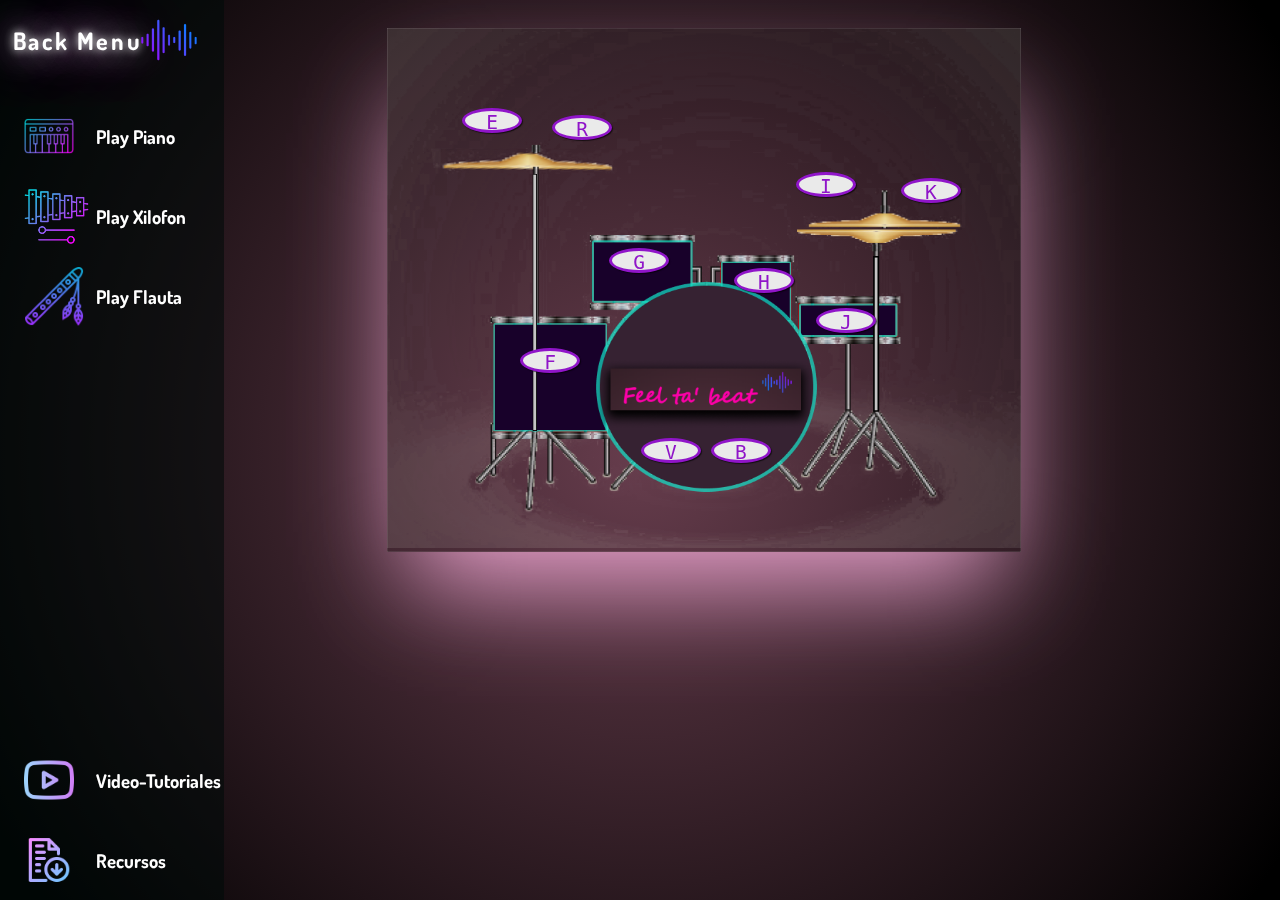
<file: drums.html>
<!DOCTYPE html>
<html lang="en">
<head>
    <meta charset="UTF-8">
    <meta http-equiv="X-UA-Compatible" content="IE=edge">
    <meta name="viewport" content="width=device-width, initial-scale=1.0">
    <link rel="preconnect" href="https://fonts.googleapis.com">
    <link rel="preconnect" href="https://fonts.gstatic.com" crossorigin>
    <link href="https://fonts.googleapis.com/css2?family=Dosis&display=swap" rel="stylesheet">
    <link rel="stylesheet" href="https://use.fontawesome.com/releases/v5.15.3/css/all.css" 
    integrity="sha384-SZXxX4whJ79/gErwcOYf+zWLeJdY/qpuqC4cAa9rOGUstPomtqpuNWT9wdPEn2fk" crossorigin="anonymous">
    <link rel="stylesheet" href="css/estilos.css">
    <title>Music</title>
</head>
<body>
    <main>
        <section id="main_section">
            <nav>
            
            <!--Esta es otra lista-->
                         
                <ul class="navbar_nav">
                    <li class="logo">
                        <a href="index.html" class="nav-logo">
                            <span class="logo_text" >Back Menu</span>
                            <img src="./img/sound-waves.png" width="80px">
                        </a>
                    </li>

                    <li class="nav-item">
                        <a href="piano.html" class="nav_link">
                            <img src="./img/piano.png" width="50px">
                            <span class="link_text"><h3>Play Piano</h3></span>
                       </a>
                    </li>
                    
                    <li class="nav-item">
                        <a href="xilofono.html" class="nav_link">
                            <img src="./img/xilofono (1).png" width="65px">
                            <span class="link_text"><h3>Play Xilofon</h3></span>
                       </a>
                    </li>

                    <li class="nav-item">
                        <a href="flauta.html" class="nav_link">
                            <img src="./img/flute.png" width="60px">
                            <span class="link_text"><h3> Play Flauta</h3></span>
                        </a>
                    </li>
                   
                </ul>
                <!--Esta es otra lista-->
                <ul class="navbar_nav" id="second_list">
                    <li class="nav-item" id="video">
                        <a href="#" class="nav_link">
                            <img src="./img/youtube.png" width="50px">
                            <span class="link_text"><h3>Video-Tutoriales</h3></span>
                        </a>
                    </li>

                    <li class="nav-item">
                        <a href="./pdfs/63620.pdf" target="_blank" class="nav_link">
                            <img src="./img/document.png" width="50px">
                            <span class="link_text"><h3>Recursos</h3></span>
                        </a>
                    </li>
                    <li class="nav-item"></li>
                </ul>

            </nav>
        </ul>
        <!--Tablero principal donde estan ubicados los instrumentos-->
            <section id="board">
                <div id="you_tube">
                    <iframe src="https://www.youtube.com/embed/aLzICL_gPgA">
                    </iframe>
                 </div>        
                 <!--Bateria-->
                               
                  <div class="drum-box" id="drums">
                        <img id="crash-ride" class="crash-cymbal" src="img/crash.png" alt="Crash cymbal">
                        <img id="hihat-top" class="hihat-top-cymbal" src="img/hihat-top.png" alt="Hi Hat cymbal">
                        <div data-note="74" class="square snare">
                        <kbd>J</kbd>
                        </div>
                        <div data-note="66" class="square kick">
                        <kbd>B</kbd>
                        </div>
                        <div data-note="86" class="square kick2">
                        <kbd>V</kbd>
                        </div>
                        <div data-note="72" class="square tom-high">
                        <kbd>H</kbd>
                        </div>
                        <div data-note="71" class="square tom-mid">
                        <kbd>G</kbd>
                        </div>
                        <div data-note="70" class="square tom-low">
                        <kbd>F</kbd>
                        </div>
                        <div data-note="69" id="crash" class="square crash">
                        <kbd>E</kbd>
                        </div>
                        <div data-note="82" id="crash2" class="square ride">
                        <kbd>R</kbd>
                        </div>
                        <div data-note="73" id="square2" class="square hihat-open">
                        <kbd>I</kbd>
                        </div>
                        <div data-note="75" id="square3" class="square hihat-close">
                        <kbd>K</kbd>
                        </div>
                          <img class="drum-kit" src="img/drum-kit.png" alt="Drum Kit" />
                  </div>
            </section>
        </section>
    </main>
   
    <audio data-note="74" id="74" src="sounds/sounds_snare.wav"></audio>
    <audio data-note="66" id="66" src="sounds/sounds_kick.wav"></audio>
    <audio data-note="86" id="86" src="sounds/sounds_2_kick.wav"></audio>
    <audio data-note="72" id="72" src="sounds/sounds_tom-high.wav"></audio>
    <audio data-note="71" id="71" src="sounds/sounds_tom-mid.wav"></audio>
    <audio data-note="70" id="70" src="sounds/sounds_tom-low.wav"></audio>
    <audio data-note="69" id="69" src="sounds/sounds_crash.wav"></audio>
    <audio data-note="82" id="82" src="sounds/sounds_ride.wav"></audio>
    <audio data-note="73" id="73" src="sounds/sounds_hihat-open.wav"></audio>
    <audio data-note="75" id="75" src="sounds/sounds_hihat-close.wav"></audio>

  <script src="js/drum.js"></script>
</body>
</html>
</file>
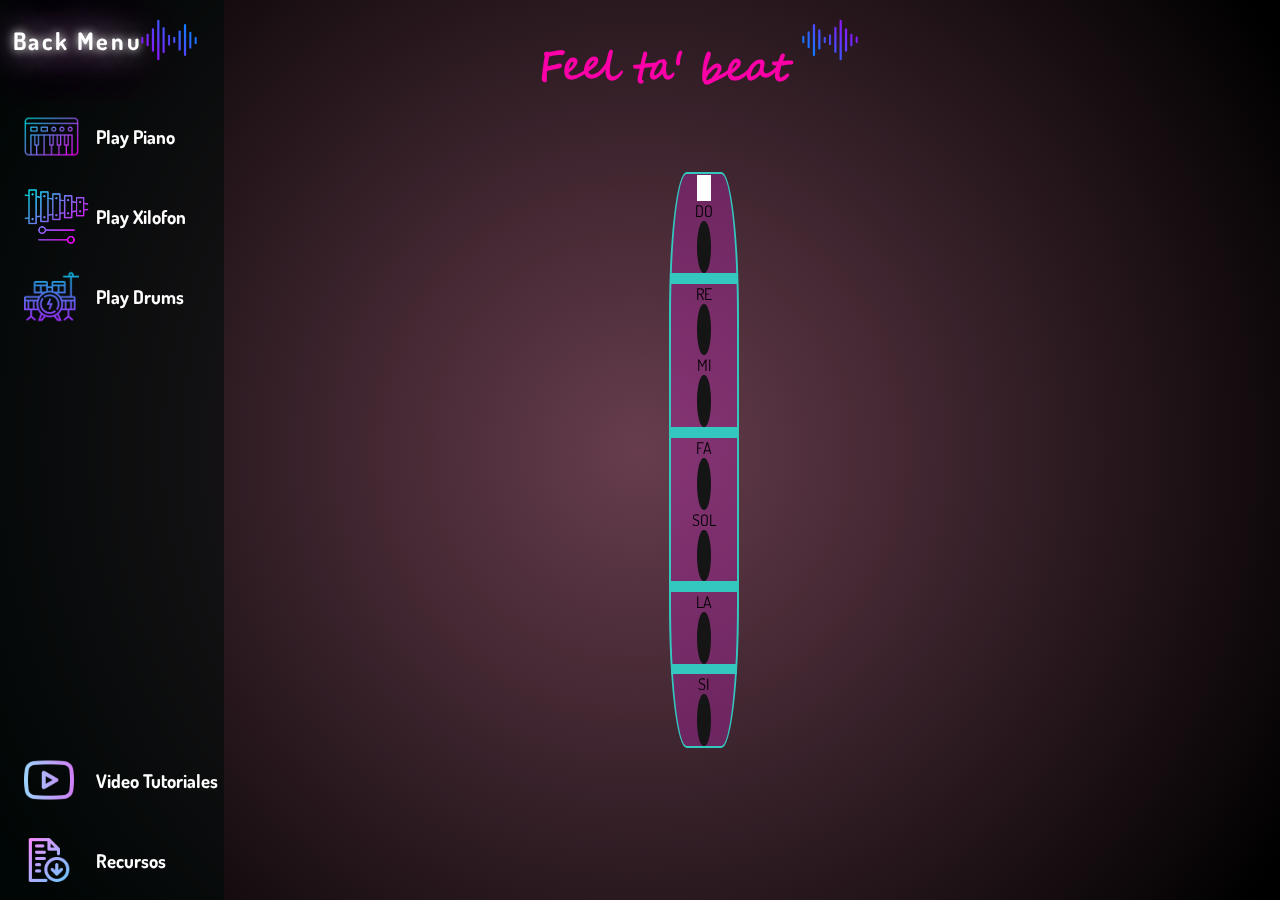
<file: flauta.html>
<!DOCTYPE html>
<html lang="en">
<head>
    <meta charset="UTF-8">
    <meta http-equiv="X-UA-Compatible" content="IE=edge">
    <meta name="viewport" content="width=device-width, initial-scale=1.0">
    <link rel="preconnect" href="https://fonts.googleapis.com">
    <link rel="preconnect" href="https://fonts.gstatic.com" crossorigin>
    <link href="https://fonts.googleapis.com/css2?family=Dosis&display=swap" rel="stylesheet">
    <link rel="stylesheet" href="https://use.fontawesome.com/releases/v5.15.3/css/all.css" 
    integrity="sha384-SZXxX4whJ79/gErwcOYf+zWLeJdY/qpuqC4cAa9rOGUstPomtqpuNWT9wdPEn2fk" crossorigin="anonymous">
    <link rel="stylesheet" href="css/flautastyle.css">
 
    <title>Music</title>
</head>
<body>
    <main>
        <section id="main_section">
            <nav>
            
            <!--Esta es otra lista-->
                         
                <ul class="navbar_nav">
                    <li class="logo">
                        <a href="index.html" class="nav-logo">
                            <span class="logo_text" >Back Menu</span>
                            <img src="./img/sound-waves.png" width="80px">
                        </a>
                    </li>

                    <li class="nav-item">
                        <a href="piano.html" class="nav_link">
                            <img src="./img/piano.png" width="55px">
                            <span class="link_text"><h3>Play Piano</h3></span>
                       </a>
                    </li>

                    <li class="nav-item">
                        <a href="xilofono.html" class="nav_link">
                            <img src="./img/xilofono (1).png" width="65px">
                        <span class="link_text"><h3>Play Xilofon</h3></span>
                       </a>
                    </li>
                   
                    <li class="nav-item">
                        <a href="drums.html" class="nav_link">
                            <img src="./img/drums.png" width="55px">
                            <span class="link_text"><h3> Play Drums</h3></span>
                        </a>
                    </li>
                   
                </ul>
                <!--Esta es otra lista-->
                <ul class="navbar_nav">
                    <li class="nav-item" id="video">
                        <a href="#" class="nav_link">
                            <img src="./img/youtube.png" width="50px">
                            <span class="link_text"><h3> Video Tutoriales</h3></span>
                        </a>
                    </li>
               
                    <li class="nav-item">
                         <a href="./pdfs/tocando-flauta.pdf" target="_blank" class="nav_link">
                            <img src="./img/document.png" width="50px">
                            <span class="link_text"><h3>Recursos</h3></span>
                        </a>
                    </li>
                    <li class="nav-item"></li>
                </ul>     
              

            </nav>
        
        <!--Tablero principal dinde estan ubicados los instrumentos-->
            <section id="board">
                
                <div id="content"><h1>Feel ta' beat<img src="./img/sound-waves.png" width="80px"></h1></div>
                <div id="you_tube"> 
                    <iframe src="https://www.youtube.com/embed/mAyz-pCPxaU">
                    </iframe>
                </div>

                <div class="cont-flute" id="flute">
                    <div class="flute"> 
                        <div class="square"></div>
                        <span>DO</span>
                        <div data-note ="C" class="hole"></div>
                        <div class="strip"></div>
                        <span>RE</span>
                        <div data-note ="Db" class="hole"></div>
                        <span>MI</span>
                        <div  data-note ="D" class="hole"></div>
                        <div class="strip"></div>
                        <span>FA</span>
                        <div data-note ="E" class="hole"></div>
                        <span>SOL</span>
                        <div data-note ="Eb" class="hole"></div>
                        <div class="strip"></div>
                        <span>LA</span>
                        <div data-note ="F" class="hole"></div>
                        <div class="strip"></div>
                        <span>SI</span>
                        <div data-note ="F" class="hole"></div>
                    </div>
                </div>
                <audio id="C"  src="audio/flute-C4.wav"class="sounds"></audio>
                <audio id="Db" src="audio/flute-G4.wav"class="sounds"></audio>
                <audio id="D"  src="audio/flute-C5.wav"class="sounds"></audio>
                <audio id="E" src="audio/flute-G5.wav" class="sounds"></audio>
                <audio id="Eb" src="audio/flute-C6.wav"class="sounds"></audio>
                <audio id="F" src="audio/flute-G6.wav"class="sounds"></audio>
               
               
            </section>
        </section>
    </main>
    <script type="text/javascript" src="js/flauta.js"></script>
</body>
</html>
</file>
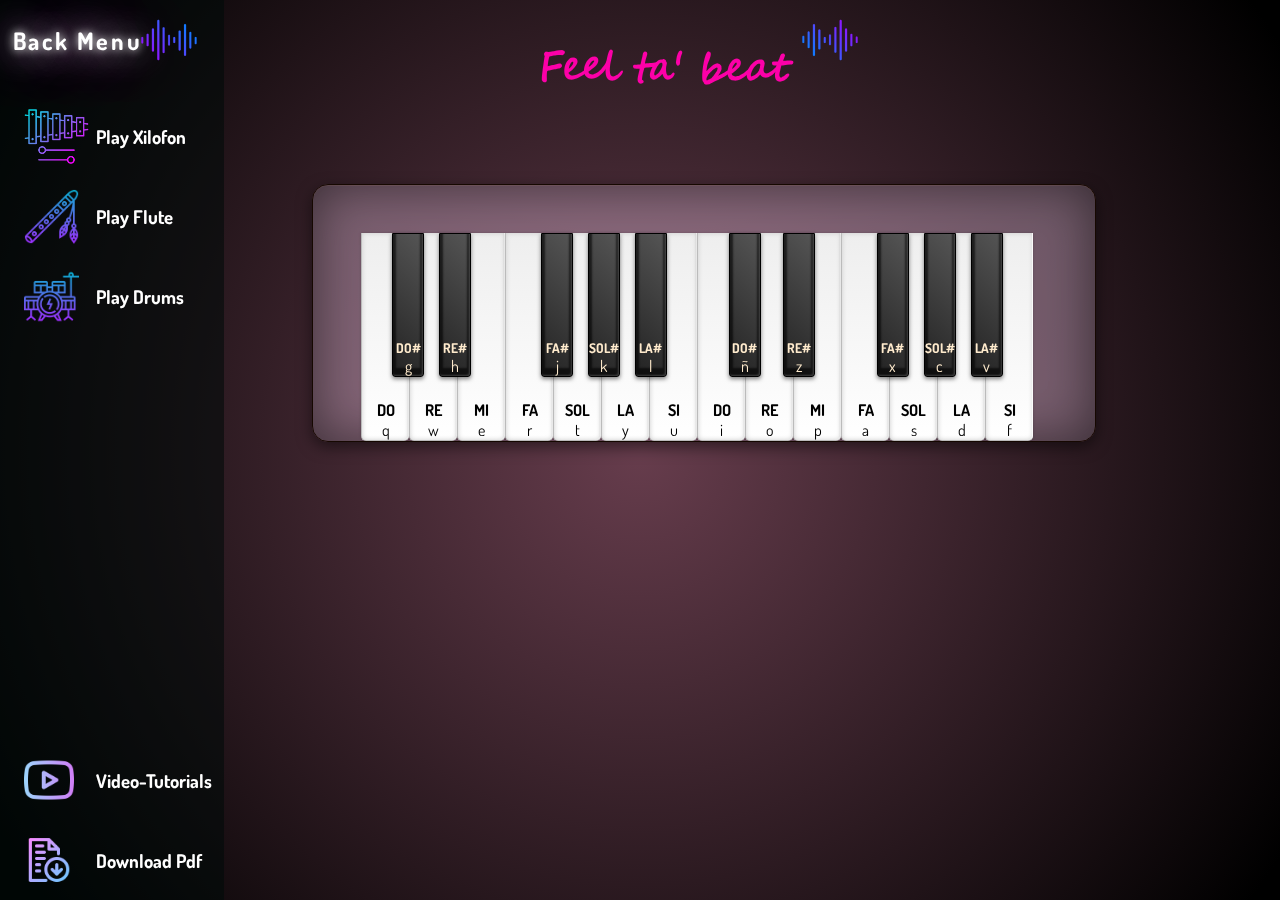
<file: piano.html>
<!DOCTYPE html>
<html lang="en">
<head>
    <meta charset="UTF-8">
    <meta http-equiv="X-UA-Compatible" content="IE=edge">
    <meta name="viewport" content="width=device-width, initial-scale=1.0">
    <link rel="preconnect" href="https://fonts.googleapis.com">
    <link rel="preconnect" href="https://fonts.gstatic.com" crossorigin>
    <link href="https://fonts.googleapis.com/css2?family=Dosis&display=swap" rel="stylesheet">
    <link rel="stylesheet" href="https://use.fontawesome.com/releases/v5.15.3/css/all.css" 
    integrity="sha384-SZXxX4whJ79/gErwcOYf+zWLeJdY/qpuqC4cAa9rOGUstPomtqpuNWT9wdPEn2fk" crossorigin="anonymous">
    <link rel="stylesheet" href="css/estilos.css">
    <title>Music</title>
</head>
<body>
    <main>
        <section id="main_section">
            <nav>
            
            <!--Esta es otra lista-->
                         
                <ul class="navbar_nav">
                    <li class="logo">
                        <a href="index.html" class="nav-logo">
                            <span class="logo_text" >Back Menu</span>
                            <img src="./img/sound-waves.png" width="80px">
                        </a>
                    </li>

                    <li class="nav-item">
                        <a href="xilofono.html" class="nav_link">
                            <img src="./img/xilofono (1).png" width="65px">
                            <span class="link_text"><h3>Play Xilofon</h3></span>
                       </a>
                    </li>
                        
                    <li class="nav-item">
                        <a href="flauta.html" class="nav_link">
                            <img src="./img/flute.png" width="55px">
                            <span class="link_text"><h3> Play Flute</h3></span>
                        </a>
                    </li>

                    <li class="nav-item">
                        <a href="drums.html" class="nav_link">
                            <img src="./img/drums.png" width="55px">
                            <span class="link_text"><h3> Play Drums</h3></span>
                        </a>
                    </li>
                   
                </ul>
                <!--Esta es otra lista-->
                <ul class="navbar_nav" id="second_list">
                    <li class="nav-item" id="video">
                        <a href="#" class="nav_link">
                            <img src="./img/youtube.png" width="50px">
                            <span class="link_text"><h3>Video-Tutorials</h3></span>
                        </a>
                    </li>

                    <li class="nav-item">
                        <a href="./pdfs/Piano_-_cuadernillo_curso_basico.pdf" target="_blank" download="Piano_instructivo" class="nav_link">
                            <img src="./img/document.png" width="50px">
                            <span class="link_text"><h3>Download Pdf</h3></span>
                        </a>
                    </li>
                    <li class="nav-item"></li>
                </ul>

            </nav>
       
        <!--Tablero principal dinde estan ubicados los instrumentos-->
            <section id="board">
                
                <div id="content"><h1>Feel ta' beat<img src="./img/sound-waves.png" width="80px"></h1></div>
                <div id="you_tube">
                    <iframe src="https://www.youtube.com/embed/kAALQ4JEY6c">
                    </iframe>
                 </div>
                <div id="teclas">
                   
                    <ul class="set">
                            <li data-note="C" class="tecla white DO4"><span class="hide_note"><h4>DO</h4>q</span></li>
                            <li data-note="Db"class="tecla black REb4"><span class="hide_note"><h5>DO#</h5>g</span></li>
                            <li data-note="D" class="tecla white RE4"><span class="hide_note"><h4>RE</h4>w</span></li>
                            <li data-note="Eb"class="tecla black MIb4"><span class="hide_note"><h5>RE#</h5>h</span></li>
                            <li data-note="E" class="tecla white MI4"><span class="hide_note"><h4>MI</h4>e</span></li>
                                                       
                                <li data-note="F" class="tecla white FA4"><span class="hide_note"><h4>FA</h4>r</span></li>
                                <li data-note="Gb"class="tecla black SOLb4"><span class="hide_note"><h5>FA#</h5>j</span></li>
                                <li data-note="G" class="tecla white SOL4"><span class="hide_note"><h4>SOL</h4>t</span></li>
                                <li data-note="Ab"class="tecla black LAb4"><span class="hide_note"><h5>SOL#</h5>k</span></li>
                                <li data-note="A" class="tecla white LA4"><span class="hide_note"><h4>LA</h4>y</span></li>
                                <li data-note="Bb"class="tecla black SIb4"><span class="hide_note"><h5>LA#</h5>l</span></li>
                                <li data-note="B" class="tecla white SI4"><span class="hide_note"><h4>SI</h4>u</span></li>

                                <span class="second_piano">
                                    <li data-note="Cb" class="tecla white DO5"><span class="hide_note"><h4>DO</h4>i</span></li>
                                    <li data-note="Db5"class="tecla black REb5"><span class="hide_note"><h5>DO#</h5>ñ</span></li>
                                    <li data-note="D5" class="tecla white RE5"><span class="hide_note"><h4>RE</h4>o</span></li>
                                    <li data-note="Eb5"class="tecla black MIb5"><span class="hide_note"><h5>RE#</h5>z</span></li>
                                    <li data-note="Fb" class="tecla white MI5"><span class="hide_note"><h4>MI</h4>p</span></li>
                                    <li data-note="f4" class="tecla white FA4"><span class="hide_note"><h4>FA</h4>a</span></li>
                                    <li data-note="f4b" class="tecla black SOLb5"><span class="hide_note"><h5>FA#</h5>x</span></li>
                                    <li data-note="g4" class="tecla white SOL4"><span class="hide_note"><h4>SOL</h4>s</span></li>
                                    <li data-note="a4" class="tecla black LAb5"><span class="hide_note"><h5>SOL#</h5>c</span></li>
                                    <li data-note="a4b" class="tecla white LA4"><span class="hide_note"><h4>LA</h4>d</span></li>
                                    <li data-note="b5" class="tecla black SIb5"><span class="hide_note"><h5>LA#</h5>v</span></li>
                                    <li data-note="b5b" class="tecla white SI4"><span class="hide_note"><h4>SI</h4>f</span></li>   
                                   
                                </span>
                                
                            
                      </ul>
                </div>

                <audio id="C" src="sounds/c3.mp3"></audio>
                <audio id="Db" src="sounds/Db3.mp3"></audio>
                <audio id="D" src="sounds/d3.mp3"></audio>
                <audio id="Eb" src="sounds/Eb3.mp3"></audio>
                <audio id="E" src="sounds/e3.mp3"></audio>
                <audio id="F" src="sounds/f3.mp3"></audio>
                <audio id="Gb" src="sounds/Gb3.mp3"></audio>
                <audio id="G" src="sounds/g3.mp3"></audio>
                <audio id="Ab" src="sounds/Ab3.mp3"></audio>
                <audio id="A" src="sounds/a3.mp3"></audio>
                <audio id="Bb" src="sounds/Bb3.mp3"></audio>
                <audio id="B" src="sounds/b3.mp3"></audio>
                <audio id="Cb" src="sounds/c4.mp3"></audio>
                <audio id="Db5" src="sounds/REb4.mp3"></audio>
                <audio id="D5" src="sounds/D4.mp3"></audio>
                <audio id="Eb5" src="sounds/MIb4.mp3"></audio>
                <audio id="Fb" src="sounds/E4.mp3"></audio>
                <audio id="f4" src="sounds/F4.mp3"></audio>
                <audio id="f4b" src="sounds/SOLb4.mp3"></audio>
                <audio id="g4" src="sounds/G4.mp3"></audio>
                <audio id="a4" src="sounds/LAb4.mp3"></audio>
                <audio id="a4b" src="sounds/A4.mp3"></audio>
                <audio id="b5" src="sounds/SIb4.mp3"></audio>
                <audio id="b5b" src="sounds/B4.mp3"></audio>
            </section>
        </section>
    </main>
   
    <script type="text/javascript" src="js/piano.js"></script>
</body>
</html>
</file>
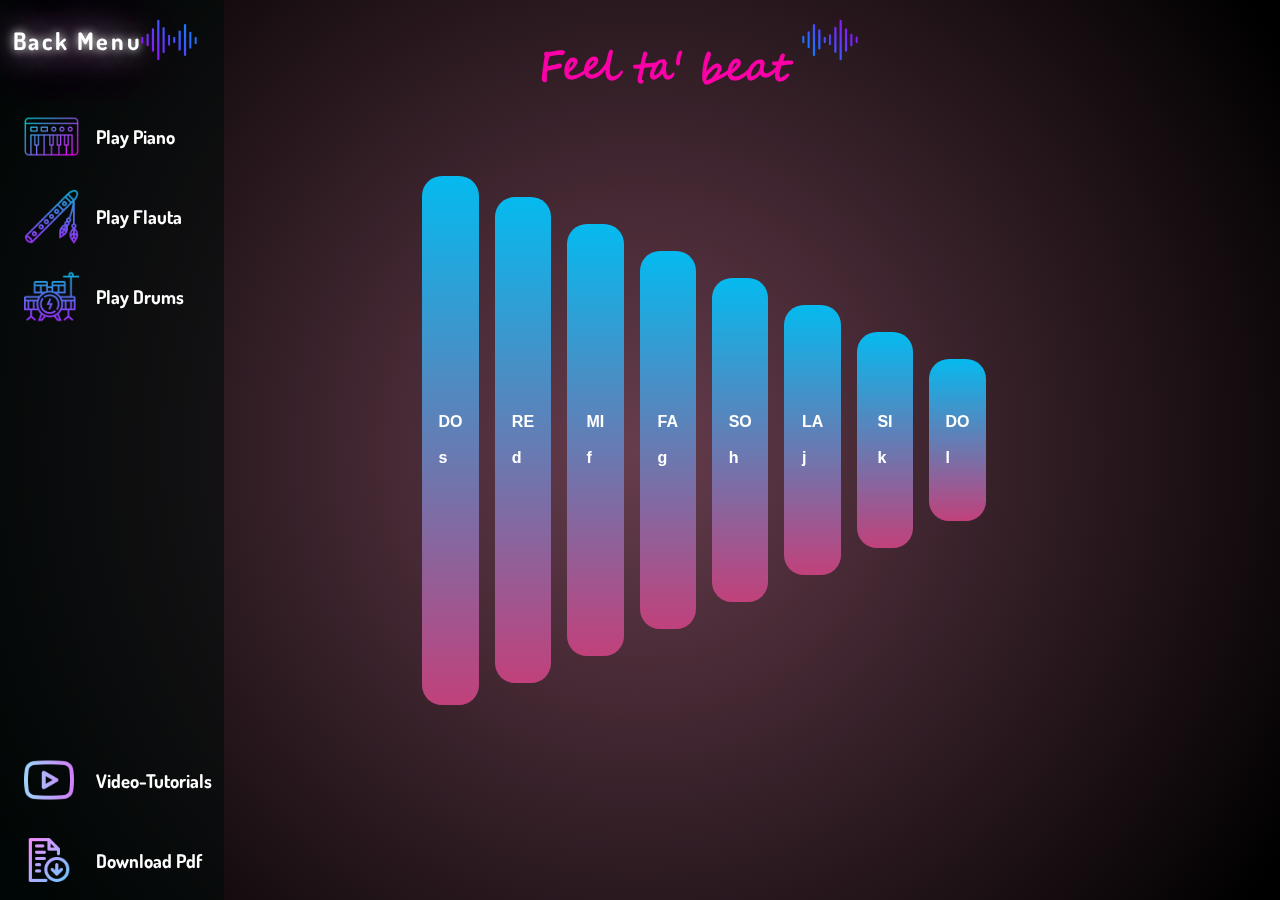
<file: xilofono.html>
<!DOCTYPE html>
<html lang="en">
<head>
    <meta charset="UTF-8">
    <meta http-equiv="X-UA-Compatible" content="IE=edge">
    <meta name="viewport" content="width=device-width, initial-scale=1.0">
    <link rel="preconnect" href="https://fonts.googleapis.com">
    <link rel="preconnect" href="https://fonts.gstatic.com" crossorigin>
    <link href="https://fonts.googleapis.com/css2?family=Dosis&display=swap" rel="stylesheet">
    <link rel="stylesheet" href="https://use.fontawesome.com/releases/v5.15.3/css/all.css" 
    integrity="sha384-SZXxX4whJ79/gErwcOYf+zWLeJdY/qpuqC4cAa9rOGUstPomtqpuNWT9wdPEn2fk" crossorigin="anonymous">
    <link rel="stylesheet" href="css/xilofostyle.css">
 
    <title>Music</title>
</head>
<body>
    <main>
        <section id="main_section">
            <nav>
            
            <!--Esta es otra lista-->
                         
                <ul class="navbar_nav">
                    <li class="logo">
                        <a href="index.html" class="nav-logo">
                            <span class="logo_text" >Back Menu</span>
                            <img src="./img/sound-waves.png" width="80px">
                        </a>


                    </li>

                    <li class="nav-item">
                        <a href="piano.html" class="nav_link">
                            <img src="./img/piano.png" width="55px">
                            <span class="link_text"><h3>Play Piano</h3></span>
                       </a>
                    </li>
                        
                    <li class="nav-item">
                        <a href="flauta.html" class="nav_link">
                            <img src="./img/flute.png" width="55px">
                            <span class="link_text"><h3> Play Flauta</h3></span>
                        </a>

                    <li class="nav-item">
                        <a href="drums.html" class="nav_link">
                            <img src="./img/drums.png" width="55px">
                            <span class="link_text"><h3> Play Drums</h3></span>
                        </a>
                    </li>
                   
                </ul>
                <!--Esta es otra lista-->
                <ul class="navbar_nav" id="second_list">
                    <li class="nav-item" id="video">

                        <a href="#" class="nav_link">
                            <img src="./img/youtube.png" width="50px">
                            <span class="link_text"><h3> Video-Tutorials</h3></span>

                        </a>
                    </li>

                    <li class="nav-item">
                        <a href="./pdfs/tocando-xilofono.pdf" target="_blank" class="nav_link">
                            <img src="./img/document.png" width="50px">
                            <span class="link_text"><h3>Download Pdf</h3></span>
                        </a> 
                    </li>
                    <li class="nav-item"></li>
                </ul>
            </nav>
       
        <!--Tablero principal dinde estan ubicados los instrumentos-->
            <section id="board">
                
                <div id="content"><h1>Feel ta' beat<img src="./img/sound-waves.png" width="80px"></h1></div>
                   <!--video youtube como aprender tocar xilofono -->
                   <div id="you_tube"> 
                    <iframe src="https://www.youtube.com/embed/cGBVMCLxEtU">
                    </iframe>
                   </div>

                <div class="cont-xilofon" id="xilofono"> 
                   
                    <div data-note ="C" class="key center tipografy">DO<BR><BR>s</div>
                    <div data-note ="Db" class="key center tipografy">RE<BR><BR>d</div>
                    <div data-note ="D" class="key center tipografy">MI<BR><BR>f</div>
                    <div data-note ="E" class="key center tipografy">FA<BR><BR> g</div>
                    <div data-note ="Eb" class="key center tipografy">SO<BR><BR>h</div>
                    <div data-note ="F" class="key center tipografy">LA<BR><BR> j</div>
                    <div data-note ="Gb" class="key center tipografy">SI<BR><BR>k</div>
                    <div data-note ="G" class="key center tipografy">DO<BR><BR>l</div>
                </div>
                
                <audio id="C"  src="audio/C.mp3" class="sounds"></audio>
                <audio id="Db" src="audio/D.mp3" class="sounds"></audio>
                <audio id="D"  src="audio/E.mp3" class="sounds"></audio>
                <audio id="E" src="audio/F.mp3" class="sounds"></audio>
                <audio id="Eb"  src="audio/G.mp3" class="sounds"></audio>
                <audio id="F" src="audio/A.mp3" class="sounds"></audio>
                <audio id="Gb" src="audio/B.mp3" class="sounds"></audio>
                <audio id="G"  src="audio/C2.mp3" class="sounds"></audio>
            </section>
        </section>
    </main>
    <script type="text/javascript" src="js/xilofono.js"></script>
</body>
</html>
</file>
<file: css/estilos.css>
/*Enlace tipografia*/
@font-face{
  font-family:"segoesc";
  src: url("../fonts/segoesc.ttf") format("truetype");
  font-style: normal;
  font-weight: none;
  }
  
  :root {
  font-family: 'dosis';
  --transition-speed: 600ms; /*variable de transición*/
  }

  /*Reseteo*/
  *{
  margin:0;
  border:0;
  padding:0;
  list-style:none;
  box-sizing: border-box;
  }

  /*configuración de ancho y largo de pantalla*/
  html{
  height: 100vh;
  width: 100% !important; 
  overflow-x: hidden !important;
  }

  /*Caja contenedora general*/
  #main_section{
  display: flex;
  background:radial-gradient(circle, rgb(0, 0, 0) 0%, rgba(103,61,77,1) 0%, rgb(0, 0, 0) 97%);
  height: 100vh;
  width: 100% !important; 
  }

   /*inicio index*/

   #instrumentos{
    display: flex;
    width: 90%;
    height: 60%;
    justify-content: space-around;
    align-items: center;
  }
   /*iconos de inicio*/

  .main_box{
    display: flex;
    width: 30%;
    height: 85%;
    flex-direction: column;
    align-items: center;
    margin-top: 7%;
    }

  #int_span{
    display: none;
    }

  /*Efecto hover iconos de inicio*/

  .main_box:hover .int_icon{
     width: 123%;
     transition: var(--transition-speed);

  }

  .main_box:hover .box{
    width: 140%;
    transition: var(--transition-speed);
  }

  .main_box:hover #int_span{
    display: flex;
    transition: flex 900ms ease;
    margin-top: 12%;
    text-shadow: 0 0 10px #de4be0, 0 0 35px #de4be0, 0 0 60px #de4be0, 0 0 210px #de4be0;
  }

  .main_box p{
    font-size: 1.6rem;
    color: #dab0da;
    font-weight: bold;
  }

   .circle{
    width: 60%;
    height: 60%;
    border-radius: 100%;
    background-color: rgba(73, 63, 99, 96%);
    border: 2px solid rgba(19, 219, 195, 74%);
    display: flex;
    position: relative;
    justify-content: center;
   }

  .circle img{
      position: absolute;
  }

  #xil{
      margin-top: 15%;
  }

  .int_icon{
      align-self: center;
  }

  #board h2{
      color: #FFDDF7;
      text-align: center;
      font-size: 2rem;
      width: 97%;
      margin-top: 2%;
      text-shadow: 0 0 10px #de4be0, 0 0 35px #de4be0, 0 0 60px #de4be0, 0 0 210px #de4be0;
    }
 
  /*Pagina piano*/
  /* Barra de navegación cerrada*/
  nav{
  background-color: rgba(0, 10, 9, 0.575);
  display: flex;
  flex-direction: column; /*Direccion de los elementos en columna*/
  justify-content: space-between; /*Da espacio entre los elementos que habitan la nav*/
  height: 100vh;
  position: fixed;/*Hace estatita la nav*/
  z-index: 900;/*La eleva un nivel*/
  width: 10%;
  transition: width 300ms ease;
  }

  /* Encabezados de lista*/
  .navbar_nav{
  list-style: none;
  display: flex;
  align-items: center;
  flex-direction: column;
  }

  /* Cada item de lista*/
  .nav-item{
  width: 100%;
  display: flex;
  }

  /* Cada enlace de lista*/
  .nav_link{
  display: flex;
  align-items: center;
  height: 5rem;
  transition: var(--transition-speed)
  }

  /* hover de cada item*/
  .nav-item:hover{
   box-shadow: 0 0 10px #de4be0, 0 0 35px #de4be0, 0 0 60px #de4be0, 0 0 210px #de4be0;
   font-size: 1.1rem;
  }

  /* iconos del nav*/
  .nav_link img{
  margin: 0 1.5rem;
  }

  /* texto de cada item del nav*/
  .link_text{
  display: none;
  margin-left: 6rem;
  position: fixed;
  }
  
  /* Al pararse sobre el nav ocurre lo siguiente*/
  nav:hover{
  width: 14rem;

  }
  
  nav:hover .link_text{
  display: block;
  color: white;
  }

  .logo{
  font-weight: bold;
  margin-bottom: 1rem;
  color: var(--text-secondary);
  background: var(--bg-secondary);
  font-size: 1.5rem;
  letter-spacing: 0.2ch;
  width: 100%;
  display: flex;
  }
  .logo:hover{
    text-shadow: 0 0 10px #ffffff, 0 0 35px #ffffff, 0 0 60px #de4be0, 0 0 210px #de4be0; ;
  }

  .nav-logo{
  display: flex;
  align-items: center;
  text-decoration: none;
  width: 100%;
  margin-left: 15%;
  }

  .logo img{
  transform: rotate(0deg);
  transition: var(--transition-speed);
  }

  nav:hover .logo img{
  transform: rotate(-540deg);
  margin-left: 50%;
  }

  .logo_text{
  display: none;
  position: fixed;
  left: 1%;
  }
   
  nav:hover .logo_text{
  display: block;
  color: white;
  transition: block 300ms ease;
 }

  /*Reproduccion de video*/
  #you_tube{
    display: none;
    justify-content: center;
    align-items: center;
    transition: var(--transition-speed);
    visibility: hidden;
    height: 80vh;
    }

  iframe{
    width: 560px;
    height: 315px;
  }

/*titulo tablero principal*/

  h1{
    font-family:"segoesc"; 
    background: rgb(252, 0, 168);
    font-size:2.5rem;
    -webkit-text-fill-color:transparent;
    -webkit-background-clip:text;
    text-align: center;
    }
    
  /*tablero principal*/
  #board{
    background-color: rgba(56, 0, 68, 0);
    position: fixed;
    width: 110%;
    height: 100vh;
   }

  #content{
    display: flex;
    justify-content: center;
   }

 
 /* Piano*/
 #teclas{
   display: flex;
   justify-content: center;
  }

 .set {
    height:50%;
    width:49em;
    margin: 6% 19em;  
    padding:3em 0 0 3em;
    position:relative;
    border:1px solid #160801;
    border-radius:1em;
    display: flex;
    background:rgba(255, 217, 248, 0.336);
    box-shadow:0 0 50px rgba(0,0,0,0.5) inset,0 1px rgba(212,152,125,0.2) inset,0 5px 15px rgba(0,0,0,0.5)
  }
  
  .hide_note{
    display: flex;
    justify-content: center;
    flex-direction: column;
    align-items: center;
  }

  
  .set  .white {
    cursor: url(/img/sign.png), auto;
    height:13em;
    width:3em;
    z-index:1;
    display: flex;
    align-items: flex-end;
    justify-content: center;
    position: relative;
    border-left:1px solid #bbb;
    border-bottom:1px solid #bbb;
    border-radius:0 0 5px 5px;
    box-shadow:-1px 0 0 rgba(255,255,255,0.8) inset,0 0 5px #ccc inset,0 0 3px rgba(0,0,0,0.2);
    background:linear-gradient(to bottom,#eee 0%,#fff 100%)
  }
  .white:hover{
    cursor: pointer;
  }
  
  .set .white:active {
  border-top:1px solid #777;
  border-left:1px solid #999;
  border-bottom:1px solid #999;
  box-shadow:2px 0 3px rgba(0,0,0,0.1) inset,-5px 5px 20px rgba(0,0,0,0.2) inset,0 0 3px rgba(0,0,0,0.2);
  background:linear-gradient(to bottom,#fff 0%,#e9e9e9 100%)
  }
  
  .black {
    cursor: pointer;
    height:9em;
    width:2em;
    margin:0 0 0 3.5em;
    z-index:2;
    display: flex;
    align-items: flex-end;
    color: blanchedalmond;
    justify-content: center;
    position: absolute;
    border:1px solid #000;
    border-radius:0 0 3px 3px;
    box-shadow:-1px -1px 2px rgba(255,255,255,0.2) inset,0 -5px 2px 3px rgba(0,0,0,0.6) inset,0 2px 4px rgba(0,0,0,0.5);
    background:linear-gradient(45deg,#222 0%,#555 100%)
  }
  
  .black:active {
  box-shadow:-1px -1px 2px rgba(255,255,255,0.2) inset,0 -2px 2px 3px rgba(0,0,0,0.6) inset,0 1px 2px rgba(0,0,0,0.5);
  background:linear-gradient(to right,#444 0%,#222 100%)
  }
  
  .REb4 {
  left: 3%;
  }
  
  .REb4 {
    left: 3%;
  }
  
  .MIb4 {
    left: 9%;
  }
  
  .SOLb4 {
    left:22%;
  }
  
  .LAb4 {
    left: 28%;
  }
  
  .SIb4 {
    left: 34%;
  }
  
  .REb5 {
    left: 46%;
  }
  
  .MIb5 {
    left:53%;
  }
  .SOLb5{
    margin-left: 23%;
  }
  .LAb5{
    margin-left: 29%;

  }
  .SIb5{
    margin-left: 35%;
  }
  
  .SOLb4 {
  left:22%;
  }
  
  .LAb4 {
  left: 28%;
  }
  .second_piano{
    display: flex;
  }

.REb5 {
left: 46%;
}
/*inicio bateria*/


.drum-box {
	position: relative;
	width: 45%;
	margin: 2% auto 0;
  box-shadow: rgba(255, 179, 226, 0.89) 0px 50px 100px -20px,
    rgb(245, 236, 244) 0px 0px 1px 0px inset;
 }

.drum-kit {
	width: 100%;
	height: 520px;
	position: relative;
}

.crash-cymbal {
	position: absolute;
	top: 114px;
    left: 80px;
    transform: rotate(-7.2deg) scale(1.5);
    transition: all ease-in-out .042s;
}

.crash-cymbal:active {
	  transform: rotate(-7.2deg) scale(1.5);
    transition: all ease-in-out .042s;
}

.hihat-top-cymbal {
	position: absolute;
    top: 166px;
    right: 71px;
    transform: scale(1.35);
    z-index: 0;
    transition: all ease-in-out .042s;
}

.square {
   display: flex;
	transition: all ease-in-out .042s;
	position: absolute;
	background: #eaeaea;
    font-size: 1.5em;
    height: 25px;
    width: 60px;
    justify-content: center;
    border-radius: 100%;
    border: 3px solid rgb(144, 21, 201);
    color: rgb(144, 21, 201);
    box-shadow: 1px 1px 1px rgba(0,0,0,.65);
    z-index: 2;
    cursor: pointer;
}
.square:active{
  transform:rotate(0deg) scale(1.5);
}

.square.kick {
	top: 410px;
    right: 250px;
}

.square.kick2 {
    top: 410px;
    right: 320px;
}

.square.snare {
	right: 145px;
    top: 280px;
}

.square.tom-high {
	right: 227px;
    top: 240px;
}

.square.tom-mid {
	left: 222px;
    top: 220px;
}

.square.tom-low {
	top: 320px;
    left: 133px;
}

.square.crash {
	top: 80px;
    left: 75px;
}

.square.ride {
	left: 165px;
    top: 87px;
}

.square.hihat-open {
	right: 165px;
    top: 144px;
}

.square.hihat-close {
	right: 60px;
    top: 150px;
}

.playing {
	transform: scale(1.50);
}

.square-map-wrapper {
	position: absolute;
    right: 0;
    top: 0;
    height: 700px;
    background: #111;
    width: 250px;
    z-index: 3;
}

.square-map-wrapper > h2 {
	color: #fff;
	font-family: 'Handlee', cursive;
	margin-bottom: 35px;
	border-bottom: 1px solid #fff;
    padding-bottom: 20px;
}

.square-map-list {
	list-style: none;
	color: #fff;
	text-align: left;
}

.square-map-list > li {
	margin-bottom: 25px;
}

.square-code {
	color: #444;
    background-color: #eaeaea;
    font-size: 1.25em;
    padding: 5px 10px;
    border-radius: 4px;
    border: 3px solid #aaa;
}

.square-sound {
	font-size: 1.2em;
	margin-left: 10px;
	font-family: 'Handlee', cursive;
	vertical-align: middle;
}




  @media only screen and (max-width: 374px) {

    .black {
      height:8em;
      width:11%;
    }
    .REb4 {
      left: -7%;
    }
    
    .MIb4 {
      left: 7%;
    }
    
    .SOLb4 {
      left:30%;
    }
    
    .LAb4 {
      left: 44%;
    }
    
    .SIb4 {
      left: 59%;
    }
    .set {
      height:28vh;
      width:80%;
      margin:30% 3em 10em 1em;
      padding: 1em 1em 1em 1em;
    }
    .set  .white {
      height:12em;
      width:17%;
    }
    iframe{
      width: 80%;
     margin-left: -10%;
    }
    #instrumentos{
      display: flex;
      width: 90%;
      height: 60%;
      flex-direction: column;
      margin-top: 120%;
    }
    #board h2{
       font-size: 1.7rem;
     }
     /*iconos de inicio*/
  
    .main_box{
       width: 100%;
       margin-top: 10%;
    }
    .circle{
      width: 63%;
      height: 70%;
    }
    .circle img{
      position: relative;
    }
    #board{
     overflow-y: scroll;
    }
    #int_span{
      display: flex;
      padding-top: 10%;
    }
    .drum-box {
      width: 100%;
     margin-top: 40%;
     }
    .drum-kit {
      width: 100%;
      height: auto;
    }
    .square {
       height: 25px;
       width: 40px;
     }
    .square.kick {
      top: 230px;
       right: 150px;
    }
    .square.snare {
      right: 70px;
        top: 150px;
     }
    
    .square.tom-high {
      right: 125px;
        top: 140px;
    }
    
    .square.tom-mid {
      left:110px;
        top: 130px;
      }
    
    .square.tom-low {
      top: 200px;
        left: 55px;
     }
    
    .square.crash {
      top: 50px;
        left: 20px;
    }
    
    .square.ride {
      left: 90px;
        top: 50px;
     }
    
    .square.hihat-open {
      right: 95px;
        top: 60px;
    }
    
    .square.hihat-close {
      right: 30px;
        top: 60px;
     }
     .crash-cymbal {
        top: 70px;
        left: 40px;
        width: 90PX;
      }
      
    .hihat-top-cymbal {
        top: 80px;
        right: 40px;
        width: 80px;
    }
    
    }

    @media screen and (min-width: 375px) and (max-width: 700px) {
    .REb4 {
        left: -4%;
    }
      
    .MIb4 {
        left: 10%;
    }
      
    .SOLb4 {
        left:36%;
    }
      
    .LAb4 {
        left: 49%;
     }
      
    .SIb4 {
        left: 63%;
     }
    .set {
        height:29vh;
        width:80%;
        margin:20% 3em 10em 1em;
        padding: 1em 1em 1em 1em;
    }
    .set  .white {
        height:13em;
        width:16%;
    }
    #instrumentos{
      display: flex;
      width: 90%;
      height: 60%;
      flex-direction: column;
      margin-top: 90%;
    }
     /*iconos de inicio*/
  
    .main_box{
       width: 100%;
       height: 30vh;
       margin-top: 30%;
    }
    .main_box .box{
      width: 110%;
      }
    .circle{
      width: 60%;
      height: 110%;
    }
    .circle img{
      position: relative;
    }
    #board{
     overflow-y: scroll;
    }
    #int_span{
      display: flex;
      padding-top: 20px;
    }
 
    .drum-box {
      width: 100%;
     margin-top: 10%;
     }
    .drum-kit {
      width: 100%;
      height: auto;
    }
    .square {
      height: 25px;
      width: 40px;
    }
    .square.kick {
      top: 80%;
       right: 45%;
    }
    .square.snare {
      right: 23%;
        top: 52%;
     }
    
    .square.tom-high {
      right: 37%;
        top: 45%;
    }
    
    .square.tom-mid {
      left:35%;
      top: 43%;
      }
    
    .square.tom-low {
      top: 65%;
      left: 20%;
     }
    
    .square.crash {
      top: 15%;
      left: 10%;
    }
    
    .square.ride {
      left: 28%;
      top: 15%;
    }
    
    .square.hihat-open {
      right: 30%;
      top: 20%;
    }
    
    .square.hihat-close {
      right: 10%;
        top: 20%;
    }

     .crash-cymbal {
        top: 22%;
        left: 15%;
        width: 90PX;
      }
      
    .hihat-top-cymbal {
        top: 30%;
        right: 13%;
        width: 80px;
    }
      }
      @media screen and (min-width: 768px) and (max-width: 1000px) {
        .REb4 {
          left: 7%;
        }
        
        .MIb4 {
          left: 20%;
        }
        
        .SOLb4 {
          left:44%;
        }
        
        .LAb4 {
          left: 56%;
        }
        
        .SIb4 {
          left: 69%;
        }
        .black {
          height:9em;
          width:7%;
        }
        .set {
          height:40vh;
          width:85%;
          margin:8em 3em 3em -1em;
          padding: -3em -3em 3em 3em;
        }
        .set  .white {
          height:14em;
          width:13%;
        }
        #instrumentos{
          width: 90%;
          height: 100vh;
          flex-direction: column;
          margin-top: 65%;
        }
         /*iconos de inicio*/
      
        .main_box{
           width: 65%;
           height: 80vh;
        }
        .main_box .box{
          width: 115%;
        }
        .circle{
          width: 55%;
          height: 75%;
        }
        .circle img{
          position: relative;
          width: 100%;
        }
        #board{
         overflow-y: scroll;
        }
        #int_span{
          display: flex;
          padding-top: 20px;
        }
        .drum-box {
          width: 100%;
          box-shadow: none;
         }
        .drum-kit {
          width: 70%;
          height: 80vh;
          display: block;
          margin: auto;
        }
        .square.kick {
          top: 80%;
          right: 46%;
        }
        .square.snare {
          right: 30%;
            top: 54%;
         }
        
        .square.tom-high {
          right: 40%;
            top: 46%;
         }
        
        .square.tom-mid {
          left:39%;
          top: 43%;
         }
        
        .square.tom-low {
          top: 65%;
          left: 29%;
         }
        
        .square.crash {
          top: 16%;
          left: 22%;
         }
        
        .square.ride {
          left: 33%;
          top: 16%;
        }
        
        .square.hihat-open {
          right: 34%;
          top: 27%;
        }
        
        .square.hihat-close {
          right: 20%;
            top: 27%;
        }
    
         .crash-cymbal {
            top: 23%;
            left: 26%;
            width: 12%;
          }
          
        .hihat-top-cymbal {
            top: 30%;
            right: 24%;
            width: 13%;
        }
        } 
      
        @media only screen and (max-width: 769px) {
          nav {
            bottom: 0;
            width: 100vw;
            height: 5rem;
            flex-direction: row;
          }
          .logo {
            display: none;
          }
          .navbar_nav {
            flex-direction: row;
            width: 45%;
           justify-content: space-between;
          }
          .nav-item{
            width: 10%;
          }
          .nav-item img{
            width: 80%;
            justify-content: space-between;
          }
          #second_list{
            width: 40%;
            justify-content: space-between;
            display: flex;
          }
           main {
            margin: 0;
          }
          .second_piano{
              display: none;
          }
          nav:hover{
            width: 100%;
         }
      
          nav:hover .link_text{
         display: none;
          }
          .square.kick2 {
            display: none;
         }
        
        
        }
        @media screen and (min-width: 1024px) and (max-width: 1220px) {
          .set{
            padding: 3em 3em 3em 3em;
          }
          .circle{
            width: 70%;
            height: 30vh;
          }
          .drum-box {
            width: 100%;
            box-shadow: none;
           }
          .drum-kit {
            width: 70%;
            height: 100vh;
            display: block;
            margin: auto;
          }
          .square.kick {
            top: 80%;
            right: 46%;
          }
          .square.snare {
            right: 30%;
              top: 54%;
           }
          
          .square.tom-high {
            right: 40%;
              top: 46%;
           }
          
          .square.tom-mid {
            left:39%;
            top: 43%;
           }
          
          .square.tom-low {
            top: 65%;
            left: 29%;
           }
          
          .square.crash {
            top: 16%;
            left: 22%;
           }
          
          .square.ride {
            left: 33%;
            top: 16%;
          }
          
          .square.hihat-open {
            right: 34%;
            top: 27%;
          }
          
          .square.hihat-close {
            right: 20%;
              top: 27%;
          }
      
           .crash-cymbal {
              top: 23%;
              left: 26%;
              width: 12%;
            }
            
          .hihat-top-cymbal {
              top: 30%;
              right: 24%;
              width: 13%;
          }
          }
          @media screen and (min-width: 1280px) and (max-width: 1440px) {
           
            .circle img{
              width: 100%;
            }
            .main_box .box{
              width: 120%;
            }
            }
</file>
<file: css/flautastyle.css>
/*Enlace tipografia*/
@font-face{
	font-family:"segoesc";
	src: url("../fonts/segoesc.ttf") format("truetype");
	font-style: normal;
	font-weight: none;
}

:root {
      font-family: 'dosis';
    --transition-speed: 600ms; /*variable de transición*/
  }
/*Reseteo*/
*{
	margin:0;
	border:0;
	padding:0;
	list-style:none;
	box-sizing: border-box;
}
/*configuración de ancho y largo de pantalla*/
html{
    height: 100vh;
    width: 100% !important; 
    overflow-x: hidden !important;
}
/*Caja contenedora general*/
#main_section{
    display: flex;
    background:radial-gradient(circle, rgb(0, 0, 0) 0%, rgba(103,61,77,1) 0%, rgb(0, 0, 0) 97%);
    height: 100vh;
    width: 100% !important; 
 }
 /* Barra de navegación cerrada*/
 nav{
  background-color: rgba(0, 10, 9, 0.575);
  display: flex;
  flex-direction: column; /*Direccion de los elementos en columna*/
  justify-content: space-between; /*Da espacio entre los elementos que habitan la nav*/
  height: 100vh;
  position: fixed;/*Hace estatita la nav*/
  z-index: 900;/*La eleva un nivel*/
  width: 10%;
  transition: width 300ms ease;
  }

  /* Encabezados de lista*/
  .navbar_nav{
  list-style: none;
  display: flex;
  align-items: center;
  flex-direction: column;
  }

  /* Cada item de lista*/
  .nav-item{
  width: 100%;
  display: flex;
  }

  /* Cada enlace de lista*/
  .nav_link{
  display: flex;
  align-items: center;
  height: 5rem;
  transition: var(--transition-speed)
  }

  /* hover de cada item*/
  .nav-item:hover{
   box-shadow: 0 0 10px #de4be0, 0 0 35px #de4be0, 0 0 60px #de4be0, 0 0 210px #de4be0;
   font-size: 1.1rem;
  }

  /* iconos del nav*/
  .nav_link img{
  margin: 0 1.5rem;
  }

  /* texto de cada item del nav*/
  .link_text{
  display: none;
  margin-left: 6rem;
  position: fixed;
  }
  
  /* Al pararse sobre el nav ocurre lo siguiente*/
  nav:hover{
  width: 14rem;

  }
  
  nav:hover .link_text{
  display: block;
  color: white;
  }

  .logo{
  font-weight: bold;
  margin-bottom: 1rem;
  color: var(--text-secondary);
  background: var(--bg-secondary);
  font-size: 1.5rem;
  letter-spacing: 0.2ch;
  width: 100%;
  display: flex;
  }
  .logo:hover{
    text-shadow: 0 0 10px #ffffff, 0 0 35px #ffffff, 0 0 60px #de4be0, 0 0 210px #de4be0; ;
  }

  .nav-logo{
  display: flex;
  align-items: center;
  text-decoration: none;
  width: 100%;
  margin-left: 15%;
  }

  .logo img{
  transform: rotate(0deg);
  transition: var(--transition-speed);
  }

  nav:hover .logo img{
  transform: rotate(-540deg);
  margin-left: 50%;
  }

  .logo_text{
  display: none;
  position: fixed;
  left: 1%;
  }
   
  nav:hover .logo_text{
  display: block;
  color: white;
  transition: block 300ms ease;
 }

/*titulo tabero principal*/

h1{
    font-family:"segoesc"; 
    background: rgb(252, 0, 168);
    font-size:2.5rem;
    -webkit-text-fill-color:transparent;
    -webkit-background-clip:text;
    text-align: center;
  }

/*tablero principal*/
#board{
    background-color: rgba(56, 0, 68, 0);
    position: fixed;
    width: 110%;
    height: 100vh;
  }
#content{
    display: flex;
    justify-content: center;
}

#you_tube{
    display:none;
    justify-content:center;
    margin-top:5%;
    visibility:hidden;
  }
  
  iframe {
    width:560px;
     height:315px;
  }

  /*flauta */
  .cont-flute {
    width:100%;
    height:80vh;
    display:flex;
    flex-direction: column;
    align-items:center;
    justify-content:center;

  }

  .flute{  
    width:5%;
    height:80%;
    background: #c427bc59;
    display:flex;
    flex-direction:column;
    align-items:center;
    justify-content:space-between;
    border-radius: 25% 25%;
    border: 2PX SOLID #34c7c0;
    
  }
  .square{
    margin-top:2%;
    width:20%;
    height:5%;
    background:#ffffff;
  }

  .hole{ 
    width:20%;
    height:10%;
    background:#161516;
    border-radius:50%;

  }
  .hole:active{
    background:#ffffff;
  }

  .strip{
    width:98%;
    height:2%;
    background: #34c7c0;
  }

   /*RESPONSIVE DISPOSITIVOS MOVILES Pagina piano*/
   @media only screen and (max-width: 769px) {
    nav {
      bottom: 0;
      width: 100vw;
      height: 5rem;
      flex-direction: row;
    }
    .logo {
      display: none;
    }
    .navbar_nav {
      flex-direction: row;
      width: 45%;
     justify-content: space-between;
    }
    .nav-item{
      width: 10%;
    }
    .nav-item img{
      width: 80%;
      justify-content: space-between;
    }
    #second_list{
      width: 40%;
      justify-content: space-between;
      display: flex;
    }
     main {
      margin: 0;
    }
    .second_piano{
        display: none;
    }
    nav:hover{
      width: 100%;
   }

    nav:hover .link_text{
   display: none;
    }
    .square.kick2 {
      display: none;
   }
   iframe{
    width: 80%;
   margin-left: -10%;
  }
  .cont-flute {
    justify-content:flex-start;
  }
  .flute{  
    width:15%;
    height:70%;
   }
 }

 @media screen and (min-width: 768px) and (max-width: 1000px) {
  .cont-flute {
    justify-content:center;
  }
  .flute{  
    width:10%;
    height:70%;
   }
   }
</file>
<file: css/xilofostyle.css>
/*Enlace tipografia*/
@font-face{
	font-family:"segoesc";
	src: url("../fonts/segoesc.ttf") format("truetype");
	font-style: normal;
	font-weight: none;
}

:root {
      font-family: 'dosis';
    --transition-speed: 600ms; /*variable de transición*/
  }
/*Reseteo*/
*{
	margin:0;
	border:0;
	padding:0;
	list-style:none;
	box-sizing: border-box;
}
/*configuración de ancho y largo de pantalla*/
html{
    height: 100vh;
    width: 100% !important; 
    overflow-x: hidden !important;
}
/*Caja contenedora general*/
#main_section{
    display: flex;
    background:radial-gradient(circle, rgb(0, 0, 0) 0%, rgba(103,61,77,1) 0%, rgb(0, 0, 0) 97%);
    height: 100vh;
    width: 100% !important; 
 }
 /* Barra de navegación cerrada*/
 nav{
  background-color: rgba(0, 10, 9, 0.575);
  display: flex;
  flex-direction: column; /*Direccion de los elementos en columna*/
  justify-content: space-between; /*Da espacio entre los elementos que habitan la nav*/
  height: 100vh;
  position: fixed;/*Hace estatita la nav*/
  z-index: 900;/*La eleva un nivel*/
  width: 10%;
  transition: width 300ms ease;
  }

  /* Encabezados de lista*/
  .navbar_nav{
  list-style: none;
  display: flex;
  align-items: center;
  flex-direction: column;
  }

  /* Cada item de lista*/
  .nav-item{
  width: 100%;
  display: flex;
  }

  /* Cada enlace de lista*/
  .nav_link{
  display: flex;
  align-items: center;
  height: 5rem;
  transition: var(--transition-speed)
  }

  /* hover de cada item*/
  .nav-item:hover{
   box-shadow: 0 0 10px #de4be0, 0 0 35px #de4be0, 0 0 60px #de4be0, 0 0 210px #de4be0;
   font-size: 1.1rem;
  }

  /* iconos del nav*/
  .nav_link img{
  margin: 0 1.5rem;
  }

  /* texto de cada item del nav*/
  .link_text{
  display: none;
  margin-left: 6rem;
  position: fixed;
  }
  
  /* Al pararse sobre el nav ocurre lo siguiente*/
  nav:hover{
  width: 14rem;

  }
  
  nav:hover .link_text{
  display: block;
  color: white;
  }

  .logo{
  font-weight: bold;
  margin-bottom: 1rem;
  color: var(--text-secondary);
  background: var(--bg-secondary);
  font-size: 1.5rem;
  letter-spacing: 0.2ch;
  width: 100%;
  display: flex;
  }
  .logo:hover{
    text-shadow: 0 0 10px #ffffff, 0 0 35px #ffffff, 0 0 60px #de4be0, 0 0 210px #de4be0; ;
  }

  .nav-logo{
  display: flex;
  align-items: center;
  text-decoration: none;
  width: 100%;
  margin-left: 15%;
  }

  .logo img{
  transform: rotate(0deg);
  transition: var(--transition-speed);
  }

  nav:hover .logo img{
  transform: rotate(-540deg);
  margin-left: 50%;
  }

  .logo_text{
  display: none;
  position: fixed;
  left: 1%;
  }
   
  nav:hover .logo_text{
  display: block;
  color: white;
  transition: block 300ms ease;
 }

/*titulo tabero principal*/

h1{
    font-family:"segoesc"; 
    background: rgb(252, 0, 168);
    font-size:2.5rem;
    -webkit-text-fill-color:transparent;
    -webkit-background-clip:text;
    text-align: center;
  }

/*tablero principal*/
#board{
    background-color: rgba(56, 0, 68, 0);
    position: fixed;
    width: 110%;
    height: 100vh;
    top: 0%;
  }

#content{
    display: flex;
    justify-content: center;
}

#you_tube{
    display:none;
    justify-content:center;
    margin-top:5%;
    visibility:hidden;
  }
  
  iframe {
    width:560px;
     height:315px;
  }
  
  .cont-xilofon {
    width:40%;
    height:60%;
    margin: 5% auto;
    display:flex;
    justify-content:space-between;
    align-items:center;
  }
  
  .key{
    width:10%;
    height:98%;
    border-radius:20px;
    display:inline-block;
    cursor:pointer;
    background: linear-gradient(#05BAEF, #c1417b);
  }
  
  .center{
    display:flex;
    align-items:center;
    justify-content:center;
  }
  .key:active{
    background:gray;
  }
  
  .tipografy{
    font-family: sans-serif;
    color:white;
    font-weight: bold;
    font-size: 1em;
    user-select: none;
  }
  
  .key:nth-child(1){
   height:98%;
  }
  
  .key:nth-child(2){
    height:90%;
   }
  
   .key:nth-child(3){
    height:80%;
   }
   .key:nth-child(4){
    height:70%;
   }
   .key:nth-child(5){
    height:60%;
   }
   .key:nth-child(6){
    height:50%;
   }
  
   .key:nth-child(7){
    height:40%;
   
   }
   .key:nth-child(8){
    height:30%;
   }


   /*RESPONSIVE DISPOSITIVOS MOVILES Pagina xilofono*/
   @media only screen and (max-width: 769px) {
    nav {
      bottom: 0;
      width: 100vw;
      height: 5rem;
      flex-direction: row;
    }
    .logo {
      display: none;
    }
    .navbar_nav {
      flex-direction: row;
      width: 45%;
     justify-content: space-between;
    }
    .nav-item{
      width: 10%;
    }
    .nav-item img{
      width: 80%;
      justify-content: space-between;
    }
    #second_list{
      width: 40%;
      justify-content: space-between;
      display: flex;
    }
     main {
      margin: 0;
    }
    .second_piano{
        display: none;
    }
    nav:hover{
      width: 100%;
   }

   nav:hover .link_text{
      display: none;
    }
   .square.kick2 {
     display: none;
    }
   iframe{
     width: 80%;
    margin-left: -10%;
   }
   .key{
    width:30%;
    height:98%;
    border-radius:20px;
    display:inline-block;
    cursor:pointer;
    margin-left: 2%;
    }

    .cont-xilofon {
        width:70%;
        height:60%;
        margin: 5% auto;
    }
    .tipografy{
      font-family: dosis;
      font-size: 1em;
      padding-top: 10%;
      text-align: center;
    }
    }
</file>
